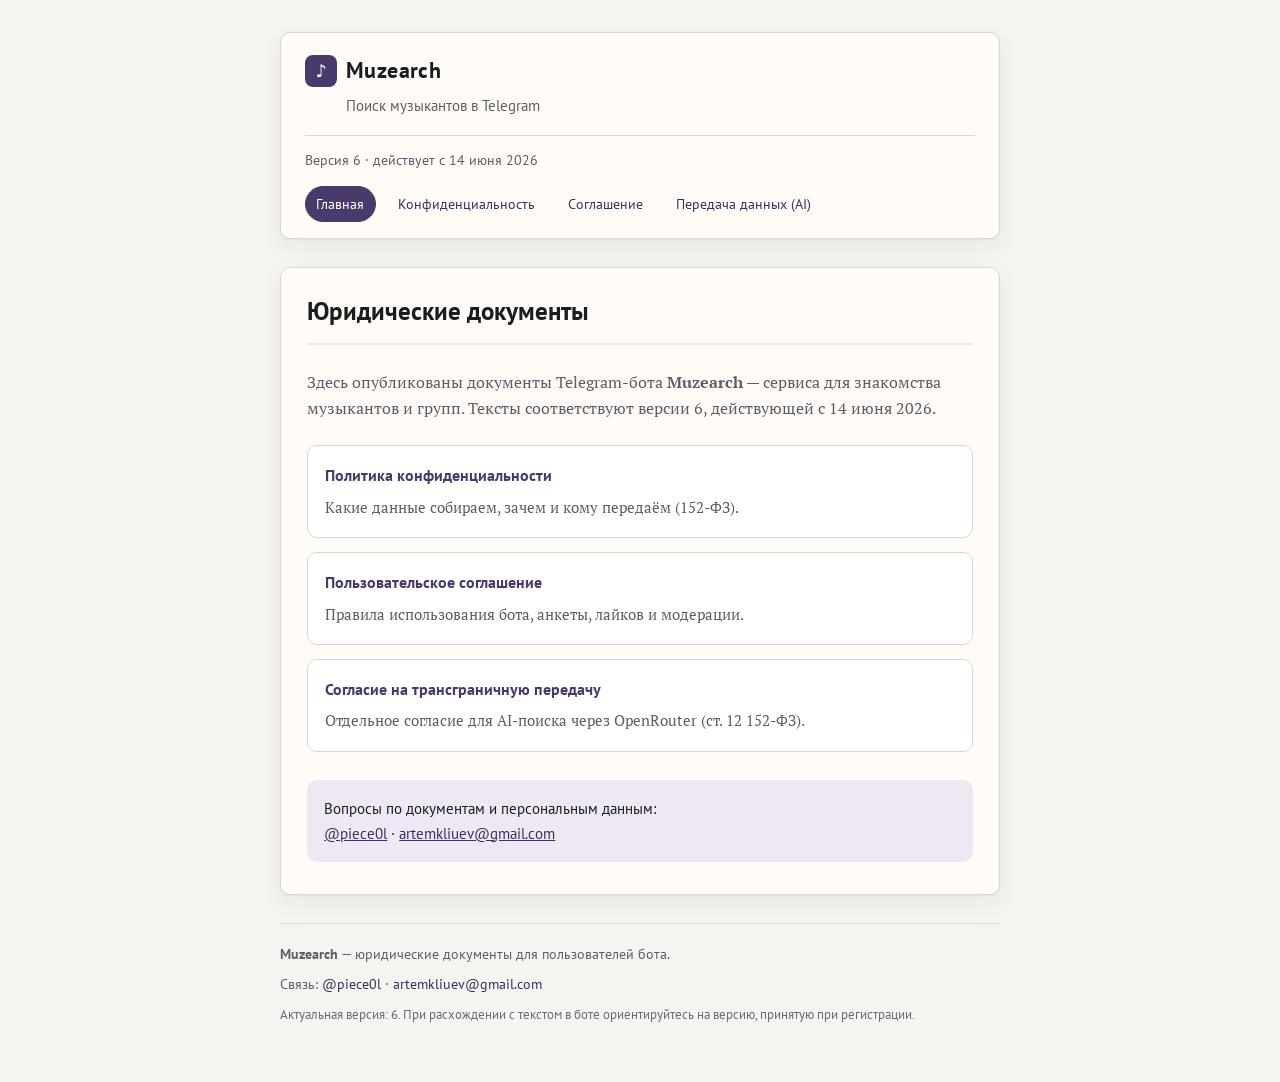
<file: index.html>
<!DOCTYPE html>
<html lang="ru">
<head>
  <meta charset="utf-8">
  <meta name="viewport" content="width=device-width, initial-scale=1">
  <meta name="description" content="Юридические документы — Telegram-бот Muzearch. Версия 6.">
  <title>Юридические документы · Muzearch</title>
  <link rel="icon" href="favicon.svg" type="image/svg+xml">
  <link rel="preconnect" href="https://fonts.googleapis.com">
  <link rel="preconnect" href="https://fonts.gstatic.com" crossorigin>
  <link href="https://fonts.googleapis.com/css2?family=PT+Sans:wght@400;700&family=PT+Serif:ital,wght@0,400;0,700;1,400&display=swap" rel="stylesheet">
  <link rel="stylesheet" href="style.css">
</head>
<body>
  <div class="page">
    <header class="site-header">
      <div class="brand">
        <a class="brand-link" href="index.html">
          <span class="brand-mark" aria-hidden="true">♪</span>
          <span class="brand-name">Muzearch</span>
        </a>
        <p class="brand-tagline">Поиск музыкантов в Telegram</p>
      </div>
      <p class="doc-meta">Версия 6 · действует с 14 июня 2026</p>
      <nav class="site-nav" aria-label="Документы">
      <a href="index.html" class="active">Главная</a>
      <a href="privacy.html">Конфиденциальность</a>
      <a href="terms.html">Соглашение</a>
      <a href="cross-border.html">Передача данных (AI)</a>
      </nav>
    </header>

    <main class="content">
      <h1 class="doc-title">Юридические документы</h1>
      
      <p class="intro">
        Здесь опубликованы документы Telegram-бота <strong>Muzearch</strong> —
        сервиса для знакомства музыкантов и групп. Тексты соответствуют версии&nbsp;6,
        действующей с 14 июня 2026.
      </p>
      <ul class="doc-cards">
        <li>
          <a href="privacy.html">
            <strong>Политика конфиденциальности</strong>
            <span>Какие данные собираем, зачем и кому передаём (152-ФЗ).</span>
          </a>
        </li>
        <li>
          <a href="terms.html">
            <strong>Пользовательское соглашение</strong>
            <span>Правила использования бота, анкеты, лайков и модерации.</span>
          </a>
        </li>
        <li>
          <a href="cross-border.html">
            <strong>Согласие на трансграничную передачу</strong>
            <span>Отдельное согласие для AI-поиска через OpenRouter (ст.&nbsp;12&nbsp;152-ФЗ).</span>
          </a>
        </li>
      </ul>
      <div class="contact-box">
        Вопросы по документам и персональным данным:<br>
        <a href="https://t.me/piece0l">@piece0l</a>
        · <a href="mailto:artemkliuev@gmail.com">artemkliuev@gmail.com</a>
      </div>

    </main>

    <footer class="site-footer">
      <p><strong>Muzearch</strong> — юридические документы для пользователей бота.</p>
      <p class="contacts">Связь: <a href="https://t.me/piece0l">@piece0l</a>
        · <a href="mailto:artemkliuev@gmail.com">artemkliuev@gmail.com</a></p>
      <p class="fine-print">Актуальная версия: 6. При расхождении с текстом в боте ориентируйтесь на версию, принятую при регистрации.</p>
    </footer>
  </div>
</body>
</html>
</file>
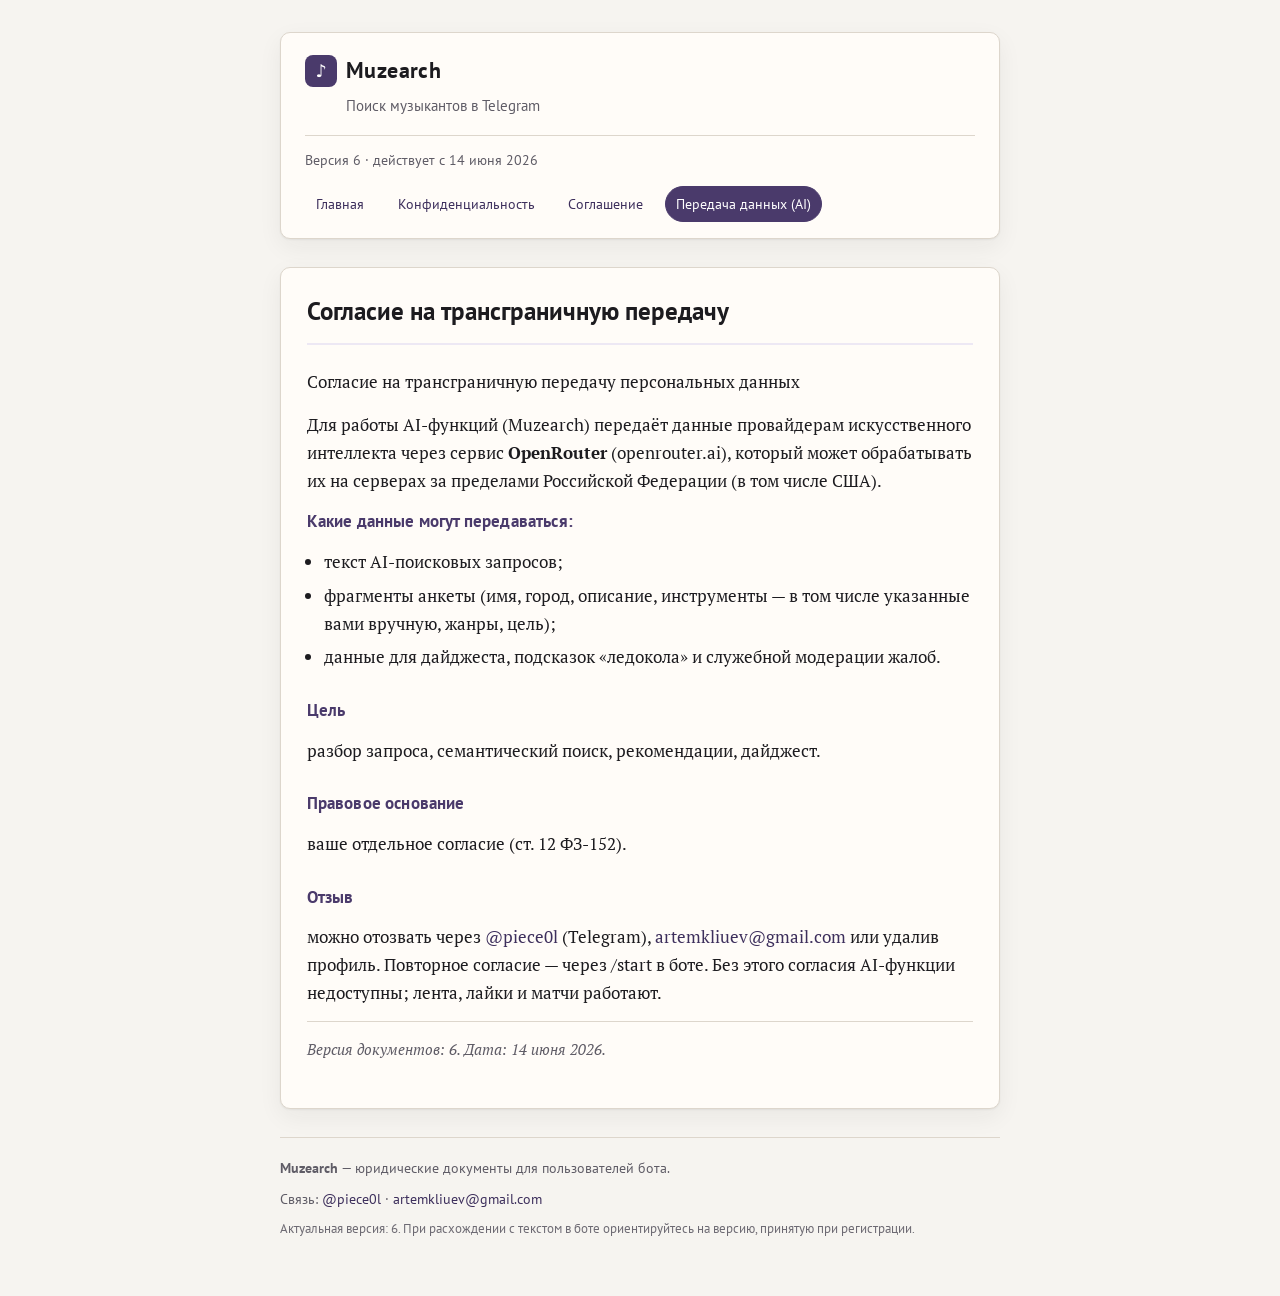
<file: cross-border.html>
<!DOCTYPE html>
<html lang="ru">
<head>
  <meta charset="utf-8">
  <meta name="viewport" content="width=device-width, initial-scale=1">
  <meta name="description" content="Согласие на трансграничную передачу — Telegram-бот Muzearch. Версия 6.">
  <title>Согласие на трансграничную передачу · Muzearch</title>
  <link rel="icon" href="favicon.svg" type="image/svg+xml">
  <link rel="preconnect" href="https://fonts.googleapis.com">
  <link rel="preconnect" href="https://fonts.gstatic.com" crossorigin>
  <link href="https://fonts.googleapis.com/css2?family=PT+Sans:wght@400;700&family=PT+Serif:ital,wght@0,400;0,700;1,400&display=swap" rel="stylesheet">
  <link rel="stylesheet" href="style.css">
</head>
<body>
  <div class="page">
    <header class="site-header">
      <div class="brand">
        <a class="brand-link" href="index.html">
          <span class="brand-mark" aria-hidden="true">♪</span>
          <span class="brand-name">Muzearch</span>
        </a>
        <p class="brand-tagline">Поиск музыкантов в Telegram</p>
      </div>
      <p class="doc-meta">Версия 6 · действует с 14 июня 2026</p>
      <nav class="site-nav" aria-label="Документы">
      <a href="index.html">Главная</a>
      <a href="privacy.html">Конфиденциальность</a>
      <a href="terms.html">Соглашение</a>
      <a href="cross-border.html" class="active">Передача данных (AI)</a>
      </nav>
    </header>

    <main class="content">
      <h1 class="doc-title">Согласие на трансграничную передачу</h1>
      <article class="prose">
    <p class="lead">Согласие на трансграничную передачу персональных данных</p>
    <p>Для работы AI-функций (Muzearch) передаёт данные провайдерам искусственного интеллекта через сервис <strong>OpenRouter</strong> (openrouter.ai), который может обрабатывать их на серверах за пределами Российской Федерации (в том числе США).</p>
  <section class="legal-section">
    <h2>Какие данные могут передаваться:</h2>
    <ul class="legal-list">
      <li>текст AI-поисковых запросов;</li>
      <li>фрагменты анкеты (имя, город, описание, инструменты — в том числе указанные вами вручную, жанры, цель);</li>
      <li>данные для дайджеста, подсказок «ледокола» и служебной модерации жалоб.</li>
    </ul>
  </section>
  <section class="legal-section">
    <h2>Цель</h2>
    <p>разбор запроса, семантический поиск, рекомендации, дайджест.</p>
  </section>
  <section class="legal-section">
    <h2>Правовое основание</h2>
    <p>ваше отдельное согласие (ст. 12 ФЗ-152).</p>
  </section>
  <section class="legal-section">
    <h2>Отзыв</h2>
    <p>можно отозвать через <a href="https://t.me/piece0l">@piece0l</a> (Telegram), <a href="mailto:artemkliuev@gmail.com">artemkliuev@gmail.com</a> или удалив профиль. Повторное согласие — через /start в боте. Без этого согласия AI-функции недоступны; лента, лайки и матчи работают.</p>
    <p class="doc-version"><em>Версия документов: 6. Дата: 14 июня 2026.</em></p>
  </section>
</article>
    </main>

    <footer class="site-footer">
      <p><strong>Muzearch</strong> — юридические документы для пользователей бота.</p>
      <p class="contacts">Связь: <a href="https://t.me/piece0l">@piece0l</a>
        · <a href="mailto:artemkliuev@gmail.com">artemkliuev@gmail.com</a></p>
      <p class="fine-print">Актуальная версия: 6. При расхождении с текстом в боте ориентируйтесь на версию, принятую при регистрации.</p>
    </footer>
  </div>
</body>
</html>
</file>
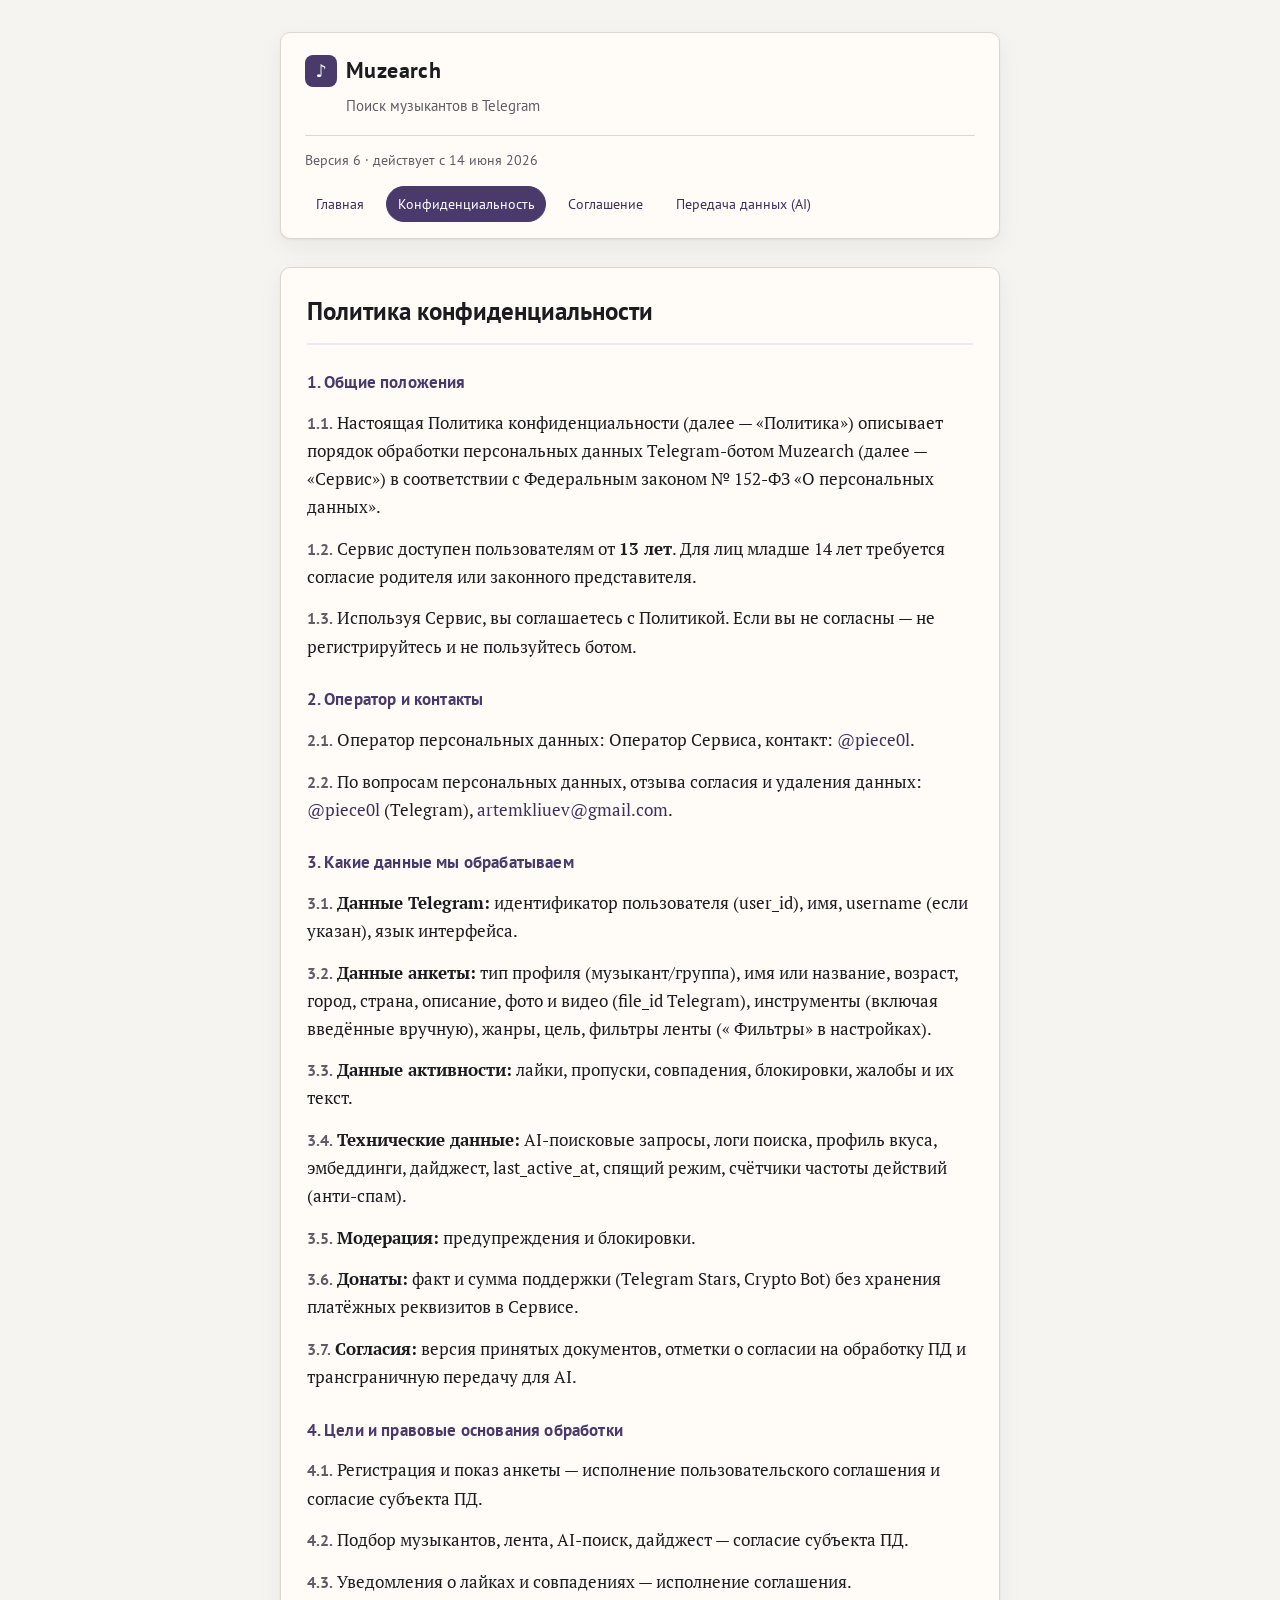
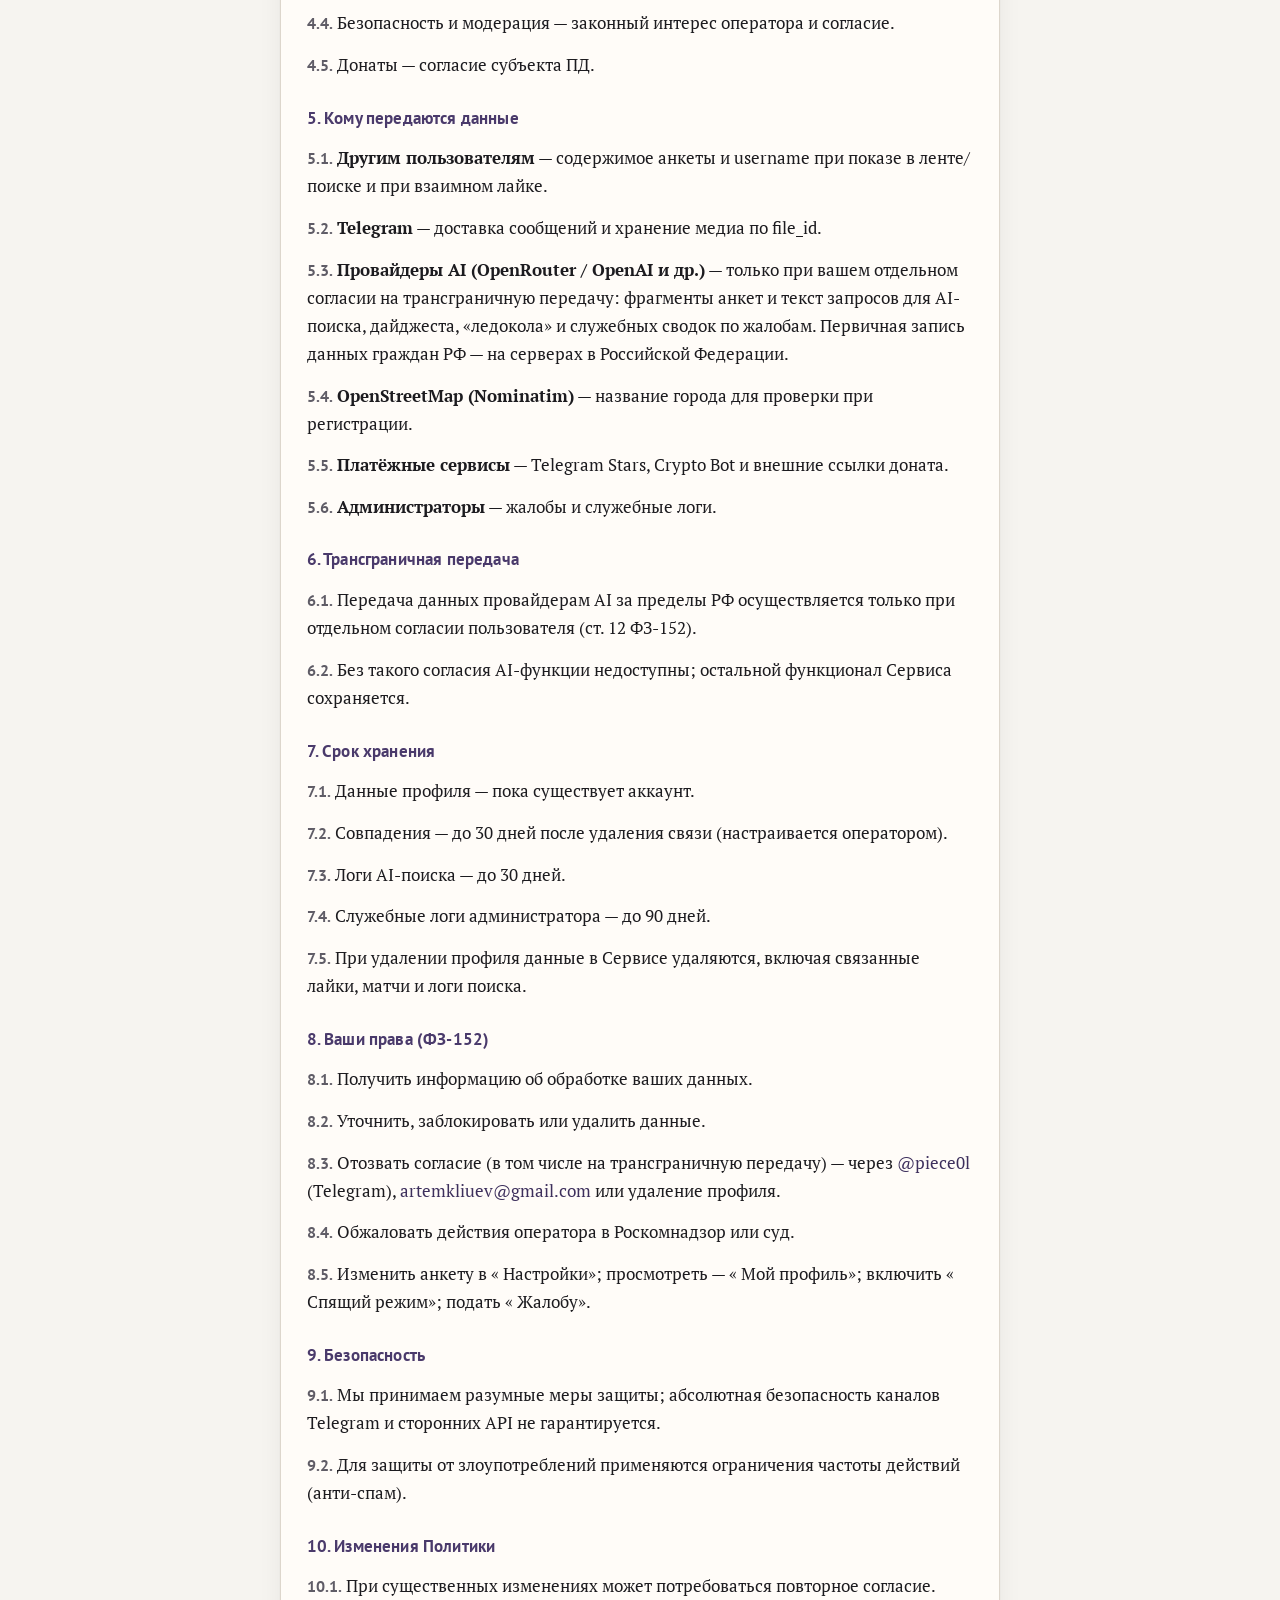
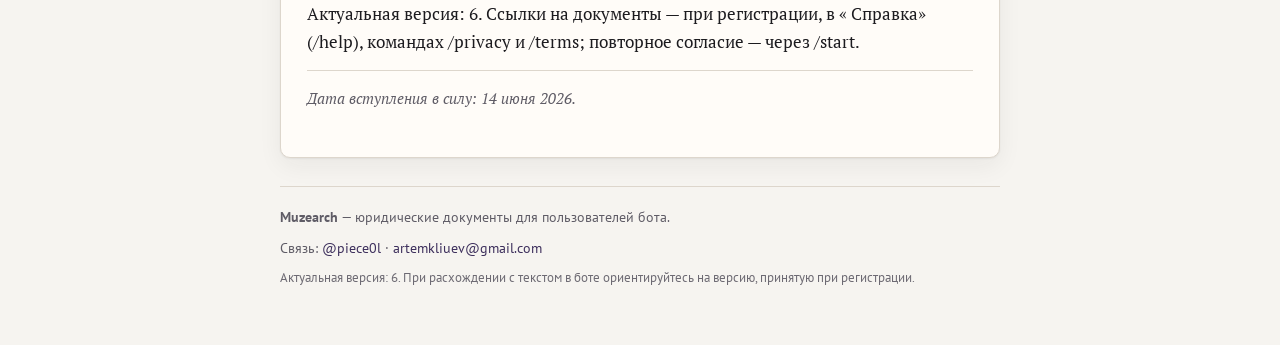
<file: privacy.html>
<!DOCTYPE html>
<html lang="ru">
<head>
  <meta charset="utf-8">
  <meta name="viewport" content="width=device-width, initial-scale=1">
  <meta name="description" content="Политика конфиденциальности — Telegram-бот Muzearch. Версия 6.">
  <title>Политика конфиденциальности · Muzearch</title>
  <link rel="icon" href="favicon.svg" type="image/svg+xml">
  <link rel="preconnect" href="https://fonts.googleapis.com">
  <link rel="preconnect" href="https://fonts.gstatic.com" crossorigin>
  <link href="https://fonts.googleapis.com/css2?family=PT+Sans:wght@400;700&family=PT+Serif:ital,wght@0,400;0,700;1,400&display=swap" rel="stylesheet">
  <link rel="stylesheet" href="style.css">
</head>
<body>
  <div class="page">
    <header class="site-header">
      <div class="brand">
        <a class="brand-link" href="index.html">
          <span class="brand-mark" aria-hidden="true">♪</span>
          <span class="brand-name">Muzearch</span>
        </a>
        <p class="brand-tagline">Поиск музыкантов в Telegram</p>
      </div>
      <p class="doc-meta">Версия 6 · действует с 14 июня 2026</p>
      <nav class="site-nav" aria-label="Документы">
      <a href="index.html">Главная</a>
      <a href="privacy.html" class="active">Конфиденциальность</a>
      <a href="terms.html">Соглашение</a>
      <a href="cross-border.html">Передача данных (AI)</a>
      </nav>
    </header>

    <main class="content">
      <h1 class="doc-title">Политика конфиденциальности</h1>
      <article class="prose">
  <section class="legal-section">
    <h2>1. Общие положения</h2>
    <p><span class="clause-num">1.1.</span> Настоящая Политика конфиденциальности (далее — «Политика») описывает порядок обработки персональных данных Telegram-ботом Muzearch (далее — «Сервис») в соответствии с Федеральным законом № 152-ФЗ «О персональных данных».</p>
    <p><span class="clause-num">1.2.</span> Сервис доступен пользователям от <strong>13 лет</strong>. Для лиц младше 14 лет требуется согласие родителя или законного представителя.</p>
    <p><span class="clause-num">1.3.</span> Используя Сервис, вы соглашаетесь с Политикой. Если вы не согласны — не регистрируйтесь и не пользуйтесь ботом.</p>
  </section>
  <section class="legal-section">
    <h2>2. Оператор и контакты</h2>
    <p><span class="clause-num">2.1.</span> Оператор персональных данных: Оператор Сервиса, контакт: <a href="https://t.me/piece0l">@piece0l</a>.</p>
    <p><span class="clause-num">2.2.</span> По вопросам персональных данных, отзыва согласия и удаления данных: <a href="https://t.me/piece0l">@piece0l</a> (Telegram), <a href="mailto:artemkliuev@gmail.com">artemkliuev@gmail.com</a>.</p>
  </section>
  <section class="legal-section">
    <h2>3. Какие данные мы обрабатываем</h2>
    <p><span class="clause-num">3.1.</span> <strong>Данные Telegram:</strong> идентификатор пользователя (user_id), имя, username (если указан), язык интерфейса.</p>
    <p><span class="clause-num">3.2.</span> <strong>Данные анкеты:</strong> тип профиля (музыкант/группа), имя или название, возраст, город, страна, описание, фото и видео (file_id Telegram), инструменты (включая введённые вручную), жанры, цель, фильтры ленты (« Фильтры» в настройках).</p>
    <p><span class="clause-num">3.3.</span> <strong>Данные активности:</strong> лайки, пропуски, совпадения, блокировки, жалобы и их текст.</p>
    <p><span class="clause-num">3.4.</span> <strong>Технические данные:</strong> AI-поисковые запросы, логи поиска, профиль вкуса, эмбеддинги, дайджест, last_active_at, спящий режим, счётчики частоты действий (анти-спам).</p>
    <p><span class="clause-num">3.5.</span> <strong>Модерация:</strong> предупреждения и блокировки.</p>
    <p><span class="clause-num">3.6.</span> <strong>Донаты:</strong> факт и сумма поддержки (Telegram Stars, Crypto Bot) без хранения платёжных реквизитов в Сервисе.</p>
    <p><span class="clause-num">3.7.</span> <strong>Согласия:</strong> версия принятых документов, отметки о согласии на обработку ПД и трансграничную передачу для AI.</p>
  </section>
  <section class="legal-section">
    <h2>4. Цели и правовые основания обработки</h2>
    <p><span class="clause-num">4.1.</span> Регистрация и показ анкеты — исполнение пользовательского соглашения и согласие субъекта ПД.</p>
    <p><span class="clause-num">4.2.</span> Подбор музыкантов, лента, AI-поиск, дайджест — согласие субъекта ПД.</p>
    <p><span class="clause-num">4.3.</span> Уведомления о лайках и совпадениях — исполнение соглашения.</p>
    <p><span class="clause-num">4.4.</span> Безопасность и модерация — законный интерес оператора и согласие.</p>
    <p><span class="clause-num">4.5.</span> Донаты — согласие субъекта ПД.</p>
  </section>
  <section class="legal-section">
    <h2>5. Кому передаются данные</h2>
    <p><span class="clause-num">5.1.</span> <strong>Другим пользователям</strong> — содержимое анкеты и username при показе в ленте/поиске и при взаимном лайке.</p>
    <p><span class="clause-num">5.2.</span> <strong>Telegram</strong> — доставка сообщений и хранение медиа по file_id.</p>
    <p><span class="clause-num">5.3.</span> <strong>Провайдеры AI (OpenRouter / OpenAI и др.)</strong> — только при вашем отдельном согласии на трансграничную передачу: фрагменты анкет и текст запросов для AI-поиска, дайджеста, «ледокола» и служебных сводок по жалобам. Первичная запись данных граждан РФ — на серверах в Российской Федерации.</p>
    <p><span class="clause-num">5.4.</span> <strong>OpenStreetMap (Nominatim)</strong> — название города для проверки при регистрации.</p>
    <p><span class="clause-num">5.5.</span> <strong>Платёжные сервисы</strong> — Telegram Stars, Crypto Bot и внешние ссылки доната.</p>
    <p><span class="clause-num">5.6.</span> <strong>Администраторы</strong> — жалобы и служебные логи.</p>
  </section>
  <section class="legal-section">
    <h2>6. Трансграничная передача</h2>
    <p><span class="clause-num">6.1.</span> Передача данных провайдерам AI за пределы РФ осуществляется только при отдельном согласии пользователя (ст. 12 ФЗ-152).</p>
    <p><span class="clause-num">6.2.</span> Без такого согласия AI-функции недоступны; остальной функционал Сервиса сохраняется.</p>
  </section>
  <section class="legal-section">
    <h2>7. Срок хранения</h2>
    <p><span class="clause-num">7.1.</span> Данные профиля — пока существует аккаунт.</p>
    <p><span class="clause-num">7.2.</span> Совпадения — до 30 дней после удаления связи (настраивается оператором).</p>
    <p><span class="clause-num">7.3.</span> Логи AI-поиска — до 30 дней.</p>
    <p><span class="clause-num">7.4.</span> Служебные логи администратора — до 90 дней.</p>
    <p><span class="clause-num">7.5.</span> При удалении профиля данные в Сервисе удаляются, включая связанные лайки, матчи и логи поиска.</p>
  </section>
  <section class="legal-section">
    <h2>8. Ваши права (ФЗ-152)</h2>
    <p><span class="clause-num">8.1.</span> Получить информацию об обработке ваших данных.</p>
    <p><span class="clause-num">8.2.</span> Уточнить, заблокировать или удалить данные.</p>
    <p><span class="clause-num">8.3.</span> Отозвать согласие (в том числе на трансграничную передачу) — через <a href="https://t.me/piece0l">@piece0l</a> (Telegram), <a href="mailto:artemkliuev@gmail.com">artemkliuev@gmail.com</a> или удаление профиля.</p>
    <p><span class="clause-num">8.4.</span> Обжаловать действия оператора в Роскомнадзор или суд.</p>
    <p><span class="clause-num">8.5.</span> Изменить анкету в « Настройки»; просмотреть — « Мой профиль»; включить « Спящий режим»; подать « Жалобу».</p>
  </section>
  <section class="legal-section">
    <h2>9. Безопасность</h2>
    <p><span class="clause-num">9.1.</span> Мы принимаем разумные меры защиты; абсолютная безопасность каналов Telegram и сторонних API не гарантируется.</p>
    <p><span class="clause-num">9.2.</span> Для защиты от злоупотреблений применяются ограничения частоты действий (анти-спам).</p>
  </section>
  <section class="legal-section">
    <h2>10. Изменения Политики</h2>
    <p><span class="clause-num">10.1.</span> При существенных изменениях может потребоваться повторное согласие. Актуальная версия: 6. Ссылки на документы — при регистрации, в « Справка» (/help), командах /privacy и /terms; повторное согласие — через /start.</p>
    <p class="doc-version"><em>Дата вступления в силу: 14 июня 2026.</em></p>
  </section>
</article>
    </main>

    <footer class="site-footer">
      <p><strong>Muzearch</strong> — юридические документы для пользователей бота.</p>
      <p class="contacts">Связь: <a href="https://t.me/piece0l">@piece0l</a>
        · <a href="mailto:artemkliuev@gmail.com">artemkliuev@gmail.com</a></p>
      <p class="fine-print">Актуальная версия: 6. При расхождении с текстом в боте ориентируйтесь на версию, принятую при регистрации.</p>
    </footer>
  </div>
</body>
</html>
</file>
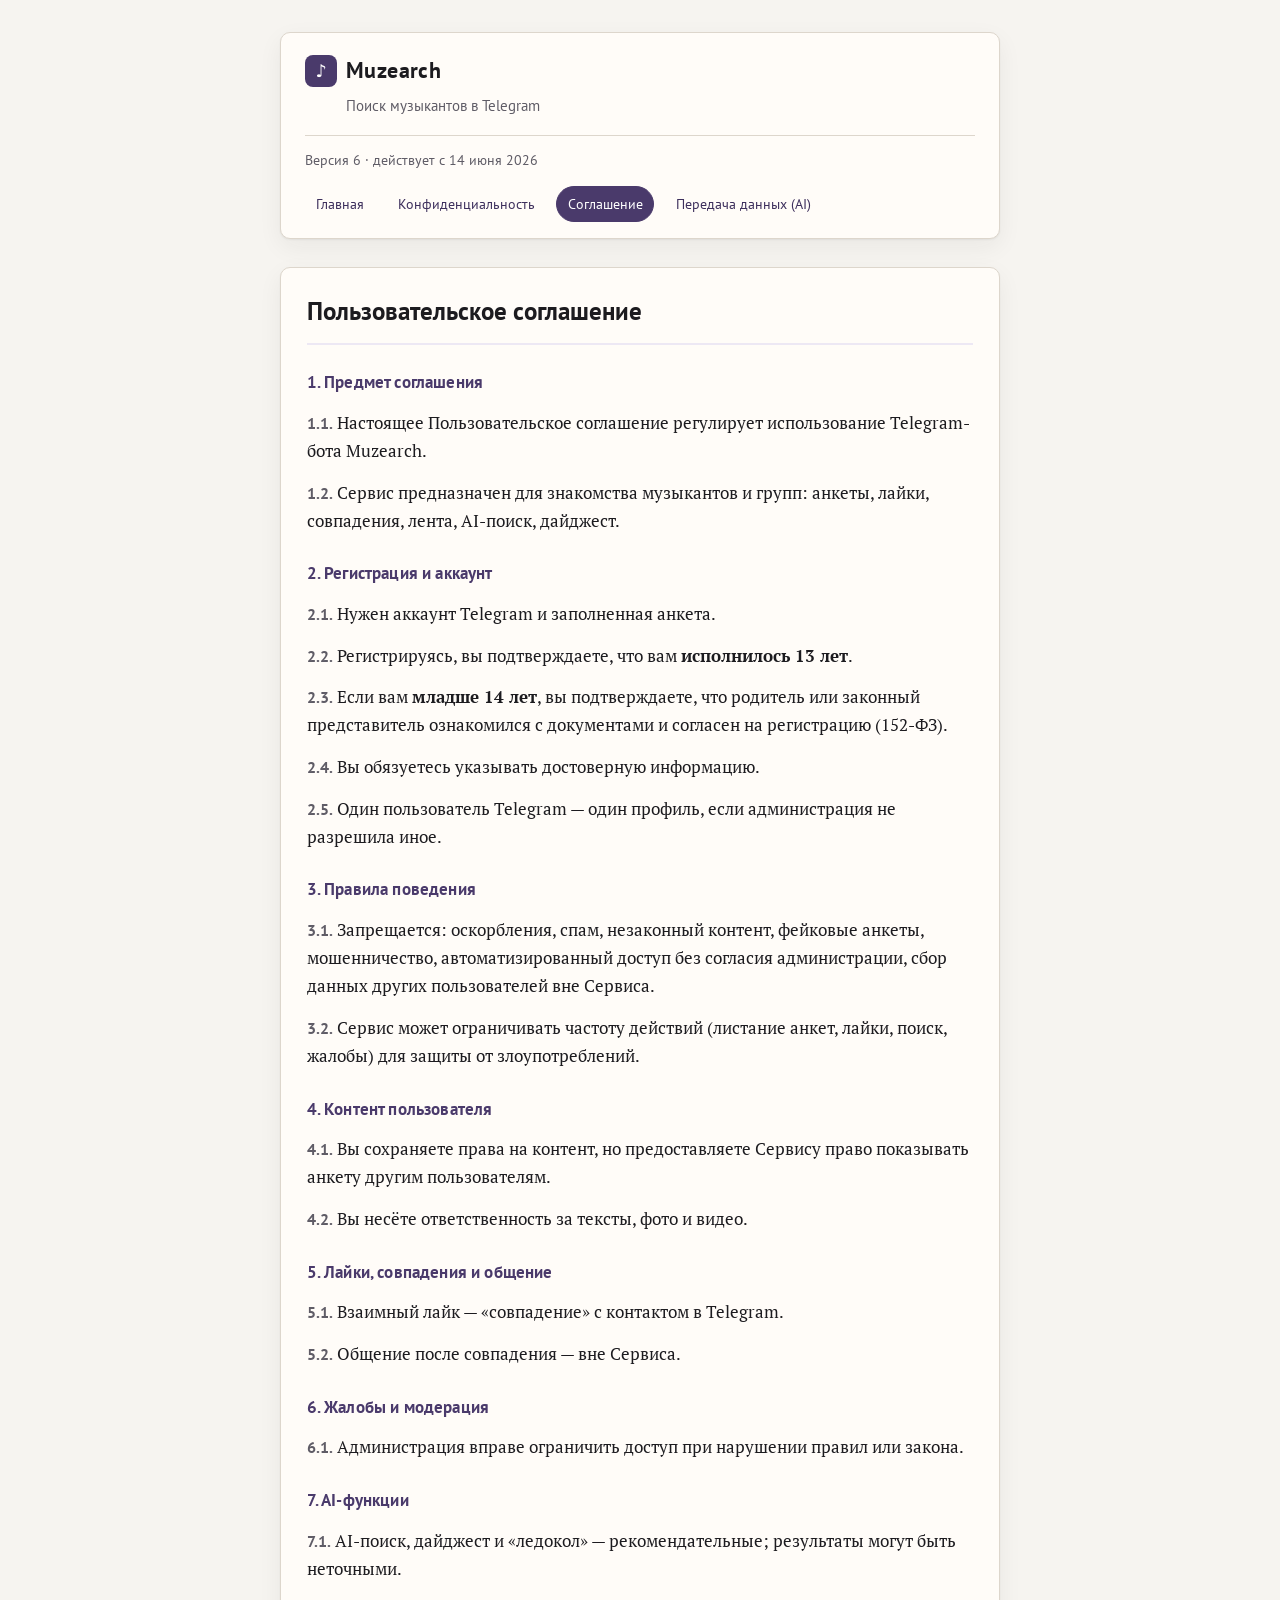
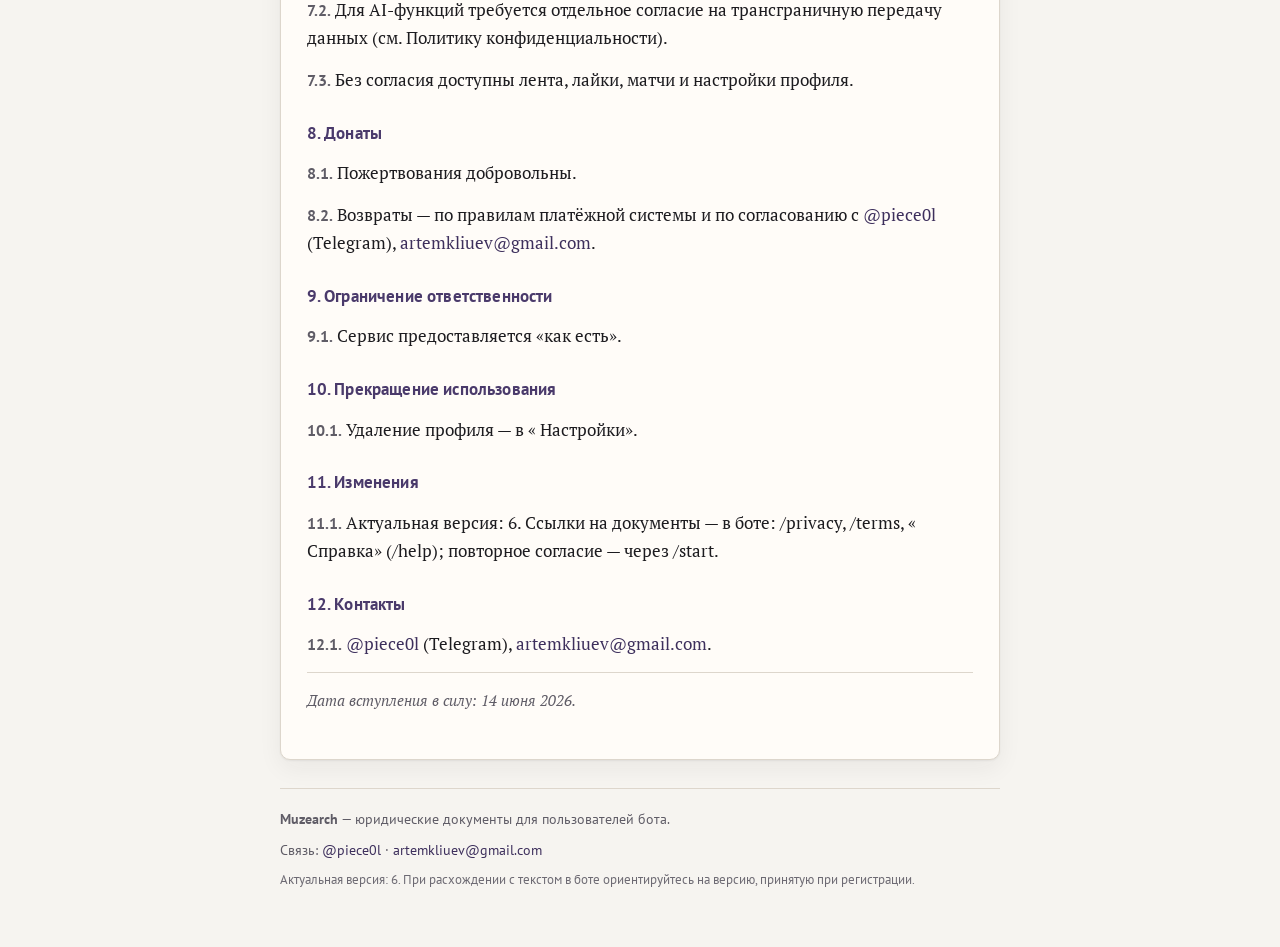
<file: terms.html>
<!DOCTYPE html>
<html lang="ru">
<head>
  <meta charset="utf-8">
  <meta name="viewport" content="width=device-width, initial-scale=1">
  <meta name="description" content="Пользовательское соглашение — Telegram-бот Muzearch. Версия 6.">
  <title>Пользовательское соглашение · Muzearch</title>
  <link rel="icon" href="favicon.svg" type="image/svg+xml">
  <link rel="preconnect" href="https://fonts.googleapis.com">
  <link rel="preconnect" href="https://fonts.gstatic.com" crossorigin>
  <link href="https://fonts.googleapis.com/css2?family=PT+Sans:wght@400;700&family=PT+Serif:ital,wght@0,400;0,700;1,400&display=swap" rel="stylesheet">
  <link rel="stylesheet" href="style.css">
</head>
<body>
  <div class="page">
    <header class="site-header">
      <div class="brand">
        <a class="brand-link" href="index.html">
          <span class="brand-mark" aria-hidden="true">♪</span>
          <span class="brand-name">Muzearch</span>
        </a>
        <p class="brand-tagline">Поиск музыкантов в Telegram</p>
      </div>
      <p class="doc-meta">Версия 6 · действует с 14 июня 2026</p>
      <nav class="site-nav" aria-label="Документы">
      <a href="index.html">Главная</a>
      <a href="privacy.html">Конфиденциальность</a>
      <a href="terms.html" class="active">Соглашение</a>
      <a href="cross-border.html">Передача данных (AI)</a>
      </nav>
    </header>

    <main class="content">
      <h1 class="doc-title">Пользовательское соглашение</h1>
      <article class="prose">
  <section class="legal-section">
    <h2>1. Предмет соглашения</h2>
    <p><span class="clause-num">1.1.</span> Настоящее Пользовательское соглашение регулирует использование Telegram-бота Muzearch.</p>
    <p><span class="clause-num">1.2.</span> Сервис предназначен для знакомства музыкантов и групп: анкеты, лайки, совпадения, лента, AI-поиск, дайджест.</p>
  </section>
  <section class="legal-section">
    <h2>2. Регистрация и аккаунт</h2>
    <p><span class="clause-num">2.1.</span> Нужен аккаунт Telegram и заполненная анкета.</p>
    <p><span class="clause-num">2.2.</span> Регистрируясь, вы подтверждаете, что вам <strong>исполнилось 13 лет</strong>.</p>
    <p><span class="clause-num">2.3.</span> Если вам <strong>младше 14 лет</strong>, вы подтверждаете, что родитель или законный представитель ознакомился с документами и согласен на регистрацию (152-ФЗ).</p>
    <p><span class="clause-num">2.4.</span> Вы обязуетесь указывать достоверную информацию.</p>
    <p><span class="clause-num">2.5.</span> Один пользователь Telegram — один профиль, если администрация не разрешила иное.</p>
  </section>
  <section class="legal-section">
    <h2>3. Правила поведения</h2>
    <p><span class="clause-num">3.1.</span> Запрещается: оскорбления, спам, незаконный контент, фейковые анкеты, мошенничество, автоматизированный доступ без согласия администрации, сбор данных других пользователей вне Сервиса.</p>
    <p><span class="clause-num">3.2.</span> Сервис может ограничивать частоту действий (листание анкет, лайки, поиск, жалобы) для защиты от злоупотреблений.</p>
  </section>
  <section class="legal-section">
    <h2>4. Контент пользователя</h2>
    <p><span class="clause-num">4.1.</span> Вы сохраняете права на контент, но предоставляете Сервису право показывать анкету другим пользователям.</p>
    <p><span class="clause-num">4.2.</span> Вы несёте ответственность за тексты, фото и видео.</p>
  </section>
  <section class="legal-section">
    <h2>5. Лайки, совпадения и общение</h2>
    <p><span class="clause-num">5.1.</span> Взаимный лайк — «совпадение» с контактом в Telegram.</p>
    <p><span class="clause-num">5.2.</span> Общение после совпадения — вне Сервиса.</p>
  </section>
  <section class="legal-section">
    <h2>6. Жалобы и модерация</h2>
    <p><span class="clause-num">6.1.</span> Администрация вправе ограничить доступ при нарушении правил или закона.</p>
  </section>
  <section class="legal-section">
    <h2>7. AI-функции</h2>
    <p><span class="clause-num">7.1.</span> AI-поиск, дайджест и «ледокол» — рекомендательные; результаты могут быть неточными.</p>
    <p><span class="clause-num">7.2.</span> Для AI-функций требуется отдельное согласие на трансграничную передачу данных (см. Политику конфиденциальности).</p>
    <p><span class="clause-num">7.3.</span> Без согласия доступны лента, лайки, матчи и настройки профиля.</p>
  </section>
  <section class="legal-section">
    <h2>8. Донаты</h2>
    <p><span class="clause-num">8.1.</span> Пожертвования добровольны.</p>
    <p><span class="clause-num">8.2.</span> Возвраты — по правилам платёжной системы и по согласованию с <a href="https://t.me/piece0l">@piece0l</a> (Telegram), <a href="mailto:artemkliuev@gmail.com">artemkliuev@gmail.com</a>.</p>
  </section>
  <section class="legal-section">
    <h2>9. Ограничение ответственности</h2>
    <p><span class="clause-num">9.1.</span> Сервис предоставляется «как есть».</p>
  </section>
  <section class="legal-section">
    <h2>10. Прекращение использования</h2>
    <p><span class="clause-num">10.1.</span> Удаление профиля — в « Настройки».</p>
  </section>
  <section class="legal-section">
    <h2>11. Изменения</h2>
    <p><span class="clause-num">11.1.</span> Актуальная версия: 6. Ссылки на документы — в боте: /privacy, /terms, « Справка» (/help); повторное согласие — через /start.</p>
  </section>
  <section class="legal-section">
    <h2>12. Контакты</h2>
    <p><span class="clause-num">12.1.</span> <a href="https://t.me/piece0l">@piece0l</a> (Telegram), <a href="mailto:artemkliuev@gmail.com">artemkliuev@gmail.com</a>.</p>
    <p class="doc-version"><em>Дата вступления в силу: 14 июня 2026.</em></p>
  </section>
</article>
    </main>

    <footer class="site-footer">
      <p><strong>Muzearch</strong> — юридические документы для пользователей бота.</p>
      <p class="contacts">Связь: <a href="https://t.me/piece0l">@piece0l</a>
        · <a href="mailto:artemkliuev@gmail.com">artemkliuev@gmail.com</a></p>
      <p class="fine-print">Актуальная версия: 6. При расхождении с текстом в боте ориентируйтесь на версию, принятую при регистрации.</p>
    </footer>
  </div>
</body>
</html>
</file>
<file: style.css>
:root {
  --bg: #f6f4f0;
  --paper: #fffcf8;
  --text: #1c1b1f;
  --muted: #5f5c66;
  --line: #ddd6cc;
  --accent: #4a3a6b;
  --accent-soft: #ede8f4;
  --link: #3d2f5c;
  --link-hover: #2a2040;
  --radius: 10px;
  --shadow: 0 1px 2px rgba(28, 27, 31, 0.06), 0 8px 24px rgba(28, 27, 31, 0.06);
}

* { box-sizing: border-box; }

html { scroll-behavior: smooth; }

body {
  margin: 0;
  font-family: "PT Serif", Georgia, "Times New Roman", serif;
  font-size: 17px;
  line-height: 1.65;
  color: var(--text);
  background: var(--bg);
  -webkit-font-smoothing: antialiased;
}

.page {
  max-width: 760px;
  margin: 0 auto;
  padding: 2rem 1.25rem 3rem;
}

.site-header {
  background: var(--paper);
  border: 1px solid var(--line);
  border-radius: var(--radius);
  box-shadow: var(--shadow);
  padding: 1.25rem 1.5rem 1rem;
  margin-bottom: 1.75rem;
}

.brand-link {
  display: inline-flex;
  align-items: center;
  gap: 0.55rem;
  text-decoration: none;
  color: var(--text);
}

.brand-mark {
  display: inline-flex;
  align-items: center;
  justify-content: center;
  width: 2rem;
  height: 2rem;
  border-radius: 8px;
  background: var(--accent);
  color: #fff;
  font-family: "PT Sans", system-ui, sans-serif;
  font-size: 1.1rem;
  font-weight: 700;
}

.brand-name {
  font-family: "PT Sans", system-ui, sans-serif;
  font-size: 1.35rem;
  font-weight: 700;
  letter-spacing: 0.02em;
}

.brand-tagline {
  margin: 0.35rem 0 0 2.55rem;
  font-family: "PT Sans", system-ui, sans-serif;
  font-size: 0.92rem;
  color: var(--muted);
}

.doc-meta {
  margin: 1rem 0 0.85rem;
  padding-top: 0.85rem;
  border-top: 1px solid var(--line);
  font-family: "PT Sans", system-ui, sans-serif;
  font-size: 0.88rem;
  color: var(--muted);
}

.site-nav {
  display: flex;
  flex-wrap: wrap;
  gap: 0.45rem 0.65rem;
}

.site-nav a {
  font-family: "PT Sans", system-ui, sans-serif;
  font-size: 0.88rem;
  text-decoration: none;
  color: var(--link);
  padding: 0.35rem 0.65rem;
  border-radius: 999px;
  border: 1px solid transparent;
}

.site-nav a:hover {
  background: var(--accent-soft);
  border-color: #d8cfe8;
}

.site-nav a.active {
  background: var(--accent);
  color: #fff;
  border-color: var(--accent);
}

.content {
  background: var(--paper);
  border: 1px solid var(--line);
  border-radius: var(--radius);
  box-shadow: var(--shadow);
  padding: 1.75rem 1.6rem 2rem;
}

.doc-title {
  font-family: "PT Sans", system-ui, sans-serif;
  font-size: 1.55rem;
  font-weight: 700;
  line-height: 1.25;
  margin: 0 0 1.5rem;
  padding-bottom: 1rem;
  border-bottom: 2px solid var(--accent-soft);
}

.prose p {
  margin: 0 0 0.85rem;
}

.legal-section {
  margin-bottom: 1.6rem;
}

.legal-section:last-child {
  margin-bottom: 0;
}

.legal-section h2 {
  font-family: "PT Sans", system-ui, sans-serif;
  font-size: 1.05rem;
  font-weight: 700;
  color: var(--accent);
  margin: 0 0 0.75rem;
  letter-spacing: 0.01em;
}

.clause-num {
  font-family: "PT Sans", system-ui, sans-serif;
  font-weight: 700;
  color: var(--muted);
  font-size: 0.92em;
}

.lead {
  font-size: 1.05rem;
  margin-bottom: 1.1rem;
}

.legal-list {
  margin: 0 0 0.85rem 1.1rem;
  padding: 0;
}

.legal-list li {
  margin-bottom: 0.35rem;
}

.doc-version {
  margin-top: 1.25rem;
  padding-top: 1rem;
  border-top: 1px solid var(--line);
  font-size: 0.92rem;
  color: var(--muted);
}

.prose a {
  color: var(--link);
  text-decoration: none;
}

.prose a:hover {
  text-decoration: underline;
}

.intro {
  font-size: 1.02rem;
  color: var(--muted);
  margin: 0 0 1.5rem;
  line-height: 1.6;
}

.doc-cards {
  list-style: none;
  margin: 0;
  padding: 0;
  display: grid;
  gap: 0.85rem;
}

.doc-cards li { margin: 0; }

.doc-cards a {
  display: block;
  padding: 1rem 1.1rem;
  border: 1px solid var(--line);
  border-radius: var(--radius);
  text-decoration: none;
  color: inherit;
  background: #fff;
  transition: border-color 0.15s, box-shadow 0.15s;
}

.doc-cards a:hover {
  border-color: #c9bdd8;
  box-shadow: 0 4px 16px rgba(74, 58, 107, 0.08);
}

.doc-cards strong {
  display: block;
  font-family: "PT Sans", system-ui, sans-serif;
  font-size: 1.02rem;
  color: var(--accent);
  margin-bottom: 0.25rem;
}

.doc-cards span {
  font-size: 0.92rem;
  color: var(--muted);
}

.contact-box {
  margin-top: 1.75rem;
  padding: 1rem 1.1rem;
  background: var(--accent-soft);
  border-radius: var(--radius);
  font-family: "PT Sans", system-ui, sans-serif;
  font-size: 0.95rem;
}

.contact-box a {
  color: var(--link);
}

.site-footer {
  margin-top: 1.75rem;
  padding-top: 1.25rem;
  border-top: 1px solid var(--line);
  font-family: "PT Sans", system-ui, sans-serif;
  font-size: 0.88rem;
  color: var(--muted);
  line-height: 1.55;
}

.site-footer p { margin: 0 0 0.55rem; }

.site-footer a {
  color: var(--link);
  text-decoration: none;
}

.site-footer a:hover { text-decoration: underline; }

.fine-print {
  font-size: 0.8rem;
  opacity: 0.9;
}

@media (max-width: 600px) {
  .page { padding: 1rem 0.85rem 2rem; }
  .content { padding: 1.25rem 1rem 1.5rem; }
  .brand-tagline { margin-left: 0; }
}
</file>
